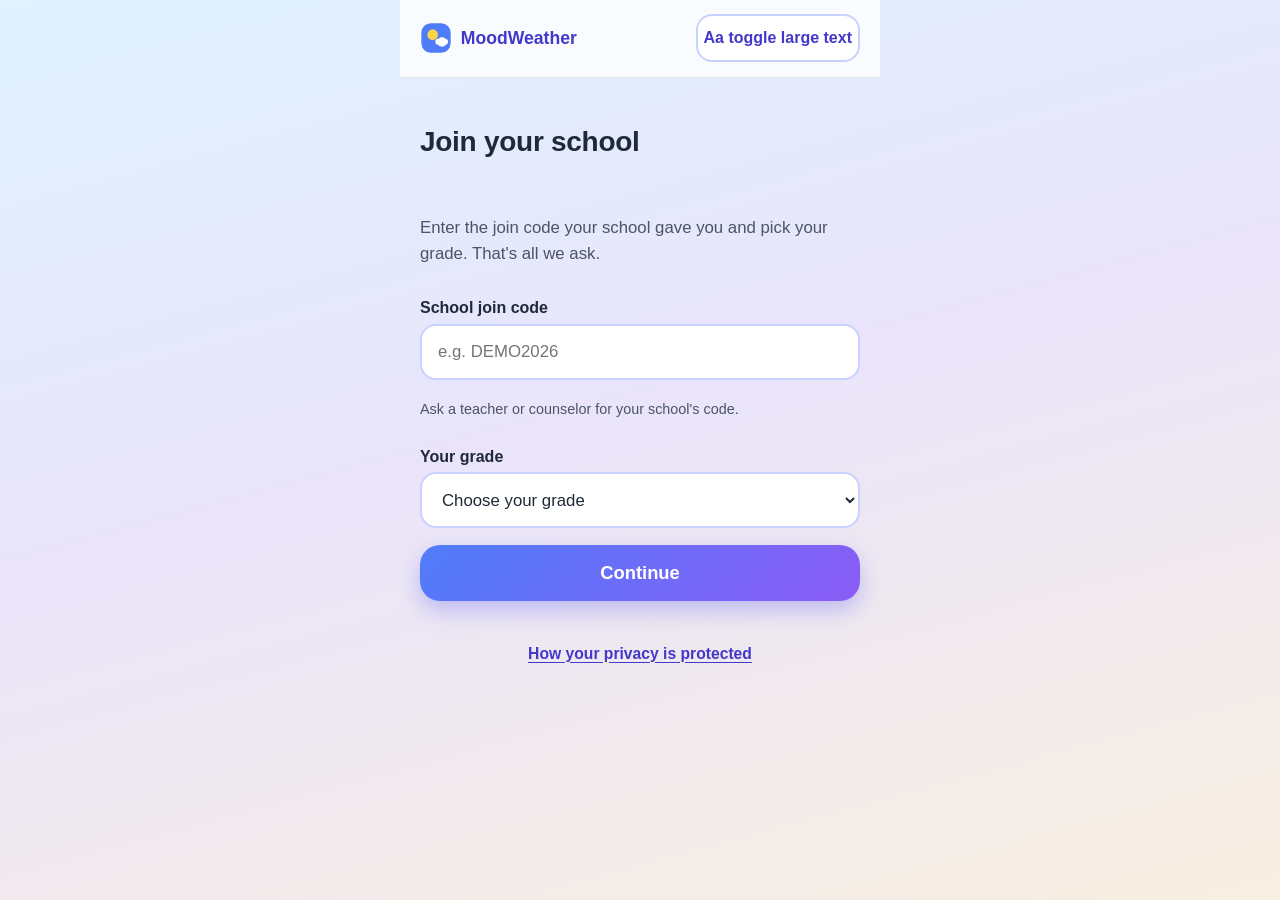
<file: index.html>
<!DOCTYPE html>
<html lang="en">
<head>
<meta charset="UTF-8" />
<meta name="viewport" content="width=device-width, initial-scale=1, viewport-fit=cover" />
<title>MoodWeather — How's your sky today?</title>
<meta name="description" content="MoodWeather: an anonymous daily mood check-in for students. No name, no account." />
<meta name="theme-color" content="#e9e4fb" />
<link rel="icon" href="data:image/svg+xml,%3Csvg xmlns='http://www.w3.org/2000/svg' viewBox='0 0 100 100'%3E%3Ccircle cx='50' cy='50' r='32' fill='%23FBBF24'/%3E%3C/svg%3E" />
<link rel="stylesheet" href="css/style.css" />
</head>
<body>
<div class="app">

  <header class="topbar">
    <a class="brand" href="#welcome" id="brandLink">
      <svg class="brand-mark" viewBox="0 0 48 48" aria-hidden="true" focusable="false">
        <rect x="2" y="2" width="44" height="44" rx="14" fill="#4F7DF9"/>
        <circle cx="19" cy="19" r="8" fill="#FCD34D"/>
        <circle cx="33" cy="30" r="7" fill="#ffffff"/>
        <rect x="23" y="25" width="19" height="9" rx="4.5" fill="#ffffff"/>
      </svg>
      <span>MoodWeather</span>
    </a>
    <button type="button" class="text-toggle" id="textToggle" aria-pressed="false">
      Aa<span class="visually-hidden"> toggle large text</span>
    </button>
  </header>

  <main id="main">

    <!-- 0. Join -->
    <section class="screen" id="screen-join" aria-labelledby="join-title">
      <div class="stack">
        <h1 class="screen-title" id="join-title" tabindex="-1">Join your school</h1>
        <p class="screen-sub">Enter the join code your school gave you and pick your grade. That's all we ask.</p>

        <form id="joinForm" novalidate>
          <div class="stack">
            <div class="field">
              <label for="joinCode">School join code</label>
              <input id="joinCode" name="joinCode" type="text" inputmode="text"
                     autocomplete="off" autocapitalize="characters" spellcheck="false"
                     placeholder="e.g. DEMO2026" required />
              <p class="field-hint">Ask a teacher or counselor for your school's code.</p>
            </div>

            <div class="field">
              <label for="gradeSelect">Your grade</label>
              <select id="gradeSelect" name="grade" required>
                <option value="" selected disabled>Choose your grade</option>
                <option value="7">Grade 7</option>
                <option value="8">Grade 8</option>
                <option value="9">Grade 9</option>
                <option value="10">Grade 10</option>
                <option value="11">Grade 11</option>
                <option value="12">Grade 12</option>
              </select>
            </div>

            <p class="form-error" id="joinError" hidden></p>

            <button type="submit" class="btn btn-primary" id="joinSubmit">Continue</button>
          </div>
        </form>

        <p class="center">
          <button type="button" class="link-quiet" id="joinPrivacyLink">How your privacy is protected</button>
        </p>
      </div>
    </section>

    <!-- 1. Welcome -->
    <section class="screen" id="screen-welcome" aria-labelledby="welcome-title">
      <svg class="hero" viewBox="0 0 360 170" aria-hidden="true" focusable="false">
        <circle cx="300" cy="38" r="36" fill="#FDE68A" opacity="0.45"/>
        <circle cx="300" cy="38" r="26" fill="#FBBF24"/>
        <circle cx="300" cy="38" r="16" fill="#FDE68A"/>
        <g class="hero-cloud" fill="#ffffff">
          <circle cx="70" cy="52" r="16"/>
          <circle cx="92" cy="46" r="21"/>
          <circle cx="114" cy="54" r="15"/>
          <rect x="58" y="52" width="66" height="19" rx="9.5"/>
        </g>
        <g class="hero-cloud hero-cloud-2" fill="#ffffff" opacity="0.8">
          <circle cx="192" cy="92" r="11"/>
          <circle cx="208" cy="87" r="14"/>
          <circle cx="224" cy="93" r="10"/>
          <rect x="184" y="90" width="44" height="13" rx="6.5"/>
        </g>
        <g stroke="#94A3B8" stroke-width="2.5" fill="none" stroke-linecap="round">
          <path d="M150 42 q5 -6 10 0 q5 -6 10 0"/>
          <path d="M178 58 q4 -5 8 0 q4 -5 8 0"/>
        </g>
        <path d="M0 170 Q80 118 170 150 T360 132 V170 Z" fill="#DDD6FE"/>
        <path d="M0 170 Q110 138 220 158 T360 148 V170 Z" fill="#C7D2FE" opacity="0.7"/>
      </svg>

      <div class="stack">
        <h1 class="screen-title" id="welcome-title" tabindex="-1">How's your sky today?</h1>
        <p class="screen-sub">One quick, private check-in to help your school see how students are really doing.</p>
        <p class="note">
          <svg viewBox="0 0 24 24" fill="none" stroke="currentColor" stroke-width="2" stroke-linecap="round" aria-hidden="true" focusable="false">
            <rect x="5" y="10" width="14" height="10" rx="3"/>
            <path d="M8 10V7a4 4 0 0 1 8 0v3"/>
          </svg>
          Anonymous. No name. No account.
        </p>
        <p class="daily-note" id="dailyNote" hidden>You've checked in today. See you tomorrow!</p>
        <button type="button" class="btn btn-primary push-bottom" id="startBtn">Start</button>
        <p class="center">
          <button type="button" class="link-quiet" id="privacyLink">How your privacy is protected</button>
        </p>
      </div>
    </section>

    <!-- 2. Mood check-in -->
    <section class="screen" id="screen-mood" aria-labelledby="mood-title">
      <div class="stack">
        <h1 class="screen-title" id="mood-title" tabindex="-1">Pick your weather</h1>
        <p class="screen-sub">How does your sky feel right now? One tap is all it takes.</p>

        <div class="mood-grid" role="radiogroup" aria-label="How does your sky feel right now?">

          <button type="button" class="mood-card mood-sunny" role="radio" aria-checked="false" data-mood="sunny">
            <span class="mood-icon">
              <svg viewBox="0 0 96 96" aria-hidden="true" focusable="false">
                <g stroke="#F59E0B" stroke-width="6" stroke-linecap="round">
                  <line x1="48" y1="6" x2="48" y2="18"/>
                  <line x1="48" y1="78" x2="48" y2="90"/>
                  <line x1="6" y1="48" x2="18" y2="48"/>
                  <line x1="78" y1="48" x2="90" y2="48"/>
                  <line x1="18" y1="18" x2="27" y2="27"/>
                  <line x1="69" y1="69" x2="78" y2="78"/>
                  <line x1="78" y1="18" x2="69" y2="27"/>
                  <line x1="27" y1="69" x2="18" y2="78"/>
                </g>
                <circle cx="48" cy="48" r="20" fill="#FBBF24"/>
                <circle cx="48" cy="48" r="12" fill="#FDE68A"/>
              </svg>
            </span>
            <span class="mood-name">Sunny</span>
            <span class="mood-hint">(calm)</span>
            <span class="mood-check" aria-hidden="true">&#10003;</span>
          </button>

          <button type="button" class="mood-card mood-partly" role="radio" aria-checked="false" data-mood="partly">
            <span class="mood-icon">
              <svg viewBox="0 0 96 96" aria-hidden="true" focusable="false">
                <g stroke="#F59E0B" stroke-width="5" stroke-linecap="round">
                  <line x1="20" y1="6" x2="20" y2="15"/>
                  <line x1="8" y1="18" x2="15" y2="25"/>
                  <line x1="32" y1="18" x2="25" y2="25"/>
                  <line x1="6" y1="34" x2="15" y2="34"/>
                </g>
                <circle cx="20" cy="34" r="13" fill="#FBBF24"/>
                <g fill="#93C5FD">
                  <circle cx="52" cy="52" r="14"/>
                  <circle cx="70" cy="46" r="18"/>
                  <circle cx="84" cy="55" r="12"/>
                  <rect x="42" y="54" width="48" height="16" rx="8"/>
                </g>
              </svg>
            </span>
            <span class="mood-name">Partly cloudy</span>
            <span class="mood-hint">(okay)</span>
            <span class="mood-check" aria-hidden="true">&#10003;</span>
          </button>

          <button type="button" class="mood-card mood-cloudy" role="radio" aria-checked="false" data-mood="cloudy">
            <span class="mood-icon">
              <svg viewBox="0 0 96 96" aria-hidden="true" focusable="false">
                <g fill="#8698AD">
                  <circle cx="34" cy="46" r="14"/>
                  <circle cx="52" cy="40" r="19"/>
                  <circle cx="70" cy="48" r="14"/>
                  <rect x="22" y="48" width="58" height="19" rx="9.5"/>
                </g>
              </svg>
            </span>
            <span class="mood-name">Cloudy</span>
            <span class="mood-hint">(stressed)</span>
            <span class="mood-check" aria-hidden="true">&#10003;</span>
          </button>

          <button type="button" class="mood-card mood-stormy" role="radio" aria-checked="false" data-mood="stormy">
            <span class="mood-icon">
              <svg viewBox="0 0 96 96" aria-hidden="true" focusable="false">
                <g fill="#64748B">
                  <circle cx="34" cy="40" r="14"/>
                  <circle cx="52" cy="34" r="19"/>
                  <circle cx="70" cy="42" r="14"/>
                  <rect x="22" y="42" width="58" height="19" rx="9.5"/>
                </g>
                <path d="M46 58 L34 80 h10 l-4 14 18-22 h-10 l6 -14 Z" fill="#F59E0B"/>
              </svg>
            </span>
            <span class="mood-name">Stormy</span>
            <span class="mood-hint">(overwhelmed)</span>
            <span class="mood-check" aria-hidden="true">&#10003;</span>
          </button>

        </div>
      </div>
    </section>

    <!-- 3. Optional tags -->
    <section class="screen" id="screen-tags" aria-labelledby="tags-title">
      <div class="stack">
        <h1 class="screen-title" id="tags-title" tabindex="-1">What's behind it?</h1>
        <p class="screen-sub">Optional. Pick anything that fits &mdash; or skip it entirely.</p>

        <div class="chips" role="group" aria-label="Optional tags">
          <button type="button" class="chip" aria-pressed="false" data-tag="exams">Exams</button>
          <button type="button" class="chip" aria-pressed="false" data-tag="friends">Friends</button>
          <button type="button" class="chip" aria-pressed="false" data-tag="home">Home</button>
          <button type="button" class="chip" aria-pressed="false" data-tag="sleep">Sleep</button>
          <button type="button" class="chip" aria-pressed="false" data-tag="workload">Workload</button>
          <button type="button" class="chip" aria-pressed="false" data-tag="other">Something else</button>
        </div>

        <button type="button" class="btn btn-primary push-bottom" id="continueBtn" disabled>Continue</button>
        <button type="button" class="btn btn-secondary" id="skipBtn">Skip</button>
      </div>
    </section>

    <!-- 4. Thank-you -->
    <section class="screen" id="screen-thanks" aria-labelledby="thanks-title">
      <div class="stack stack-center">
        <div class="thanks-icon" id="thanksIcon" aria-hidden="true"></div>
        <h1 class="screen-title" id="thanks-title" tabindex="-1">Thanks for checking in</h1>
        <p class="thanks-mood" id="thanksMood"></p>

        <div class="message-card">
          <p id="thanksMessage"></p>
          <p class="thanks-tags" id="thanksTags" hidden></p>
        </div>

        <div class="support-card" id="supportCard" hidden>
          <h2>Want to talk to someone?</h2>
          <p class="support-sub">Reaching out is a sign of strength. Any of these can help:</p>
          <ul class="support-list">
            <li>
              <a class="support-link" href="mailto:counselor@yourschool.example">
                <span class="support-ico">
                  <svg viewBox="0 0 48 48" fill="none" stroke="#4F46E5" stroke-width="3" stroke-linecap="round" stroke-linejoin="round" aria-hidden="true" focusable="false">
                    <rect x="6" y="8" width="36" height="26" rx="9"/>
                    <path d="M18 34l-4 9 10-9"/>
                  </svg>
                </span>
                <span>
                  <strong>School counselor</strong>
                  <small>Visit the counseling office or send an email. <span class="ph-badge">placeholder</span></small>
                </span>
              </a>
            </li>
            <li>
              <a class="support-link" href="#trusted-adult">
                <span class="support-ico">
                  <svg viewBox="0 0 48 48" fill="none" stroke="#4F46E5" stroke-width="3" stroke-linecap="round" stroke-linejoin="round" aria-hidden="true" focusable="false">
                    <path d="M24 41s-15-9-15-20a8.5 8.5 0 0 1 15-5 8.5 8.5 0 0 1 15 5c0 11-15 20-15 20z"/>
                  </svg>
                </span>
                <span>
                  <strong>A trusted adult</strong>
                  <small>Someone at home, school, or in your community you feel safe with. <span class="ph-badge">placeholder</span></small>
                </span>
              </a>
            </li>
            <li>
              <a class="support-link" href="#helpline">
                <span class="support-ico">
                  <svg viewBox="0 0 48 48" fill="none" stroke="#4F46E5" stroke-width="3" stroke-linecap="round" stroke-linejoin="round" aria-hidden="true" focusable="false">
                    <rect x="13" y="5" width="22" height="38" rx="6"/>
                    <line x1="20" y1="37" x2="28" y2="37"/>
                  </svg>
                </span>
                <span>
                  <strong>Local helpline</strong>
                  <small>Free and confidential &mdash; add your local helpline number here. <span class="ph-badge">placeholder</span></small>
                </span>
              </a>
            </li>
          </ul>
          <p class="support-note">MoodWeather never gives medical advice. In an emergency, contact your local emergency number.</p>
        </div>

        <button type="button" class="btn btn-primary" id="doneBtn">Done</button>
        <p class="center">
          <button type="button" class="link-quiet" id="privacyLink2">How your privacy is protected</button>
        </p>
      </div>
    </section>

    <!-- 5. Privacy -->
    <section class="screen" id="screen-privacy" aria-labelledby="privacy-title">
      <div class="stack">
        <h1 class="screen-title" id="privacy-title" tabindex="-1">Your privacy, in plain words</h1>

        <ul class="privacy-list">
          <li class="privacy-item">
            <svg viewBox="0 0 48 48" fill="none" stroke="#4F7DF9" stroke-width="3" stroke-linecap="round" stroke-linejoin="round" aria-hidden="true" focusable="false">
              <circle cx="24" cy="17" r="8"/>
              <path d="M8 41c2.5-9 8.5-13 16-13s13.5 4 16 13"/>
            </svg>
            <div>
              <strong>No names</strong>
              <p>We never ask who you are. There's nothing to type and nothing that links back to you.</p>
            </div>
          </li>
          <li class="privacy-item">
            <svg viewBox="0 0 48 48" fill="none" stroke="#4F7DF9" stroke-width="3" stroke-linecap="round" stroke-linejoin="round" aria-hidden="true" focusable="false">
              <circle cx="24" cy="24" r="16"/>
              <line x1="13" y1="35" x2="35" y2="13"/>
            </svg>
            <div>
              <strong>No accounts</strong>
              <p>No sign-up, no login, no profile. You can't be tracked between check-ins.</p>
            </div>
          </li>
          <li class="privacy-item">
            <svg viewBox="0 0 48 48" fill="none" stroke="#4F7DF9" stroke-width="3" stroke-linecap="round" stroke-linejoin="round" aria-hidden="true" focusable="false">
              <rect x="9" y="26" width="8" height="14" rx="2"/>
              <rect x="20" y="18" width="8" height="22" rx="2"/>
              <rect x="31" y="10" width="8" height="30" rx="2"/>
            </svg>
            <div>
              <strong>Group patterns only</strong>
              <p>Your check-in is combined with everyone else's, so the school sees trends &mdash; like &ldquo;Cloudy was common this week&rdquo; &mdash; never individual people.</p>
            </div>
          </li>
          <li class="privacy-item">
            <svg viewBox="0 0 48 48" fill="none" stroke="#4F7DF9" stroke-width="3" stroke-linecap="round" stroke-linejoin="round" aria-hidden="true" focusable="false">
              <rect x="11" y="21" width="26" height="19" rx="5"/>
              <path d="M16 21v-5a8 8 0 0 1 16 0v5"/>
              <circle cx="24" cy="30" r="2.5" fill="#4F7DF9"/>
            </svg>
            <div>
              <strong>Small groups stay hidden</strong>
              <p>If fewer than 5 students share a group, its results are hidden so no one can be picked out.</p>
            </div>
          </li>
          <li class="privacy-item">
            <svg viewBox="0 0 48 48" fill="none" stroke="#4F7DF9" stroke-width="3" stroke-linecap="round" stroke-linejoin="round" aria-hidden="true" focusable="false">
              <path d="M24 41s-15-9-15-20a8.5 8.5 0 0 1 15-5 8.5 8.5 0 0 1 15 5c0 11-15 20-15 20z"/>
            </svg>
            <div>
              <strong>No diagnoses</strong>
              <p>MoodWeather never labels anyone and never gives medical advice.</p>
            </div>
          </li>
        </ul>

        <p class="privacy-note">Your once-a-day limit is remembered only on this device, in your browser.</p>
        <button type="button" class="btn btn-secondary" id="privacyBack">Back</button>
      </div>
    </section>

    <!-- 6. How it works -->
    <section class="screen" id="screen-how" aria-labelledby="how-title">
      <div class="stack">
        <h1 class="screen-title" id="how-title" tabindex="-1">How it works</h1>
        <p class="screen-sub">Four steps, and your mood never travels with your name.</p>

        <div class="how-diagram">
          <div class="how-step">
            <svg viewBox="0 0 48 48" fill="none" stroke="#4F7DF9" stroke-width="3" stroke-linecap="round" stroke-linejoin="round" aria-hidden="true" focusable="false">
              <rect x="6" y="6" width="36" height="36" rx="10"/>
              <circle cx="24" cy="24" r="8" fill="#FBBF24" stroke="#F59E0B"/>
            </svg>
            <div>
              <strong>1. You tap a mood</strong>
              <p>One weather icon on your phone. No name, no account, no email.</p>
            </div>
          </div>

          <svg class="how-arrow" viewBox="0 0 24 24" fill="none" stroke="currentColor" stroke-width="3" stroke-linecap="round" stroke-linejoin="round" aria-hidden="true" focusable="false">
            <polyline points="6,4 12,10 6,16"/><line x1="12" y1="10" x2="20" y2="10"/>
          </svg>

          <div class="how-step">
            <svg viewBox="0 0 48 48" fill="none" stroke="#4F7DF9" stroke-width="3" stroke-linecap="round" stroke-linejoin="round" aria-hidden="true" focusable="false">
              <polyline points="9,25 20,36 39,14"/>
            </svg>
            <div>
              <strong>2. A counter goes up by one</strong>
              <p>Your tap adds exactly 1 to a group total. Nothing else is stored about you.</p>
            </div>
          </div>

          <svg class="how-arrow" viewBox="0 0 24 24" fill="none" stroke="currentColor" stroke-width="3" stroke-linecap="round" stroke-linejoin="round" aria-hidden="true" focusable="false">
            <polyline points="6,4 12,10 6,16"/><line x1="12" y1="10" x2="20" y2="10"/>
          </svg>

          <div class="how-step">
            <svg viewBox="0 0 48 48" fill="none" stroke="#4F7DF9" stroke-width="3" stroke-linecap="round" stroke-linejoin="round" aria-hidden="true" focusable="false">
              <rect x="11" y="21" width="26" height="19" rx="5"/>
              <path d="M16 21v-5a8 8 0 0 1 16 0v5"/>
              <circle cx="24" cy="30" r="2.5" fill="#4F7DF9"/>
            </svg>
            <div>
              <strong>3. Summaries are protected</strong>
              <p>Only group totals are saved. Groups under 5 students are hidden automatically.</p>
            </div>
          </div>

          <svg class="how-arrow" viewBox="0 0 24 24" fill="none" stroke="currentColor" stroke-width="3" stroke-linecap="round" stroke-linejoin="round" aria-hidden="true" focusable="false">
            <polyline points="6,4 12,10 6,16"/><line x1="12" y1="10" x2="20" y2="10"/>
          </svg>

          <div class="how-step">
            <svg viewBox="0 0 48 48" fill="none" stroke="#4F7DF9" stroke-width="3" stroke-linecap="round" stroke-linejoin="round" aria-hidden="true" focusable="false">
              <rect x="9" y="26" width="8" height="14" rx="2"/>
              <rect x="20" y="18" width="8" height="22" rx="2"/>
              <rect x="31" y="10" width="8" height="30" rx="2"/>
            </svg>
            <div>
              <strong>4. Staff see the weather map</strong>
              <p>Teachers and counselors see patterns for the whole grade &mdash; never you.</p>
            </div>
          </div>
        </div>

        <button type="button" class="btn btn-secondary" id="howBack">Back</button>
      </div>
    </section>

    <!-- 7. Once-a-day limit -->
    <section class="screen" id="screen-limit" aria-labelledby="limit-title">
      <div class="stack stack-center">
        <div class="limit-icon" aria-hidden="true">
          <svg viewBox="0 0 48 48" fill="none" stroke="#4F7DF9" stroke-width="3" stroke-linecap="round" stroke-linejoin="round" focusable="false">
            <rect x="7" y="10" width="34" height="32" rx="6"/>
            <line x1="7" y1="20" x2="41" y2="20"/>
            <line x1="16" y1="5" x2="16" y2="12"/>
            <line x1="32" y1="5" x2="32" y2="12"/>
            <circle cx="24" cy="31" r="6" fill="#FBBF24" stroke="#F59E0B"/>
          </svg>
        </div>
        <h1 class="screen-title" id="limit-title" tabindex="-1">See you tomorrow</h1>
        <p class="screen-sub">You've checked in today. See you tomorrow!</p>
        <p class="screen-sub">Until then, be kind to yourself.</p>
        <button type="button" class="btn btn-primary" id="homeBtn">Back to home</button>
        <p class="center">
          <button type="button" class="link-quiet" id="privacyLink3">How your privacy is protected</button>
        </p>
      </div>
    </section>

  </main>
</div>

<noscript>
  <p class="noscript-note">MoodWeather needs JavaScript enabled to run.</p>
</noscript>

<div class="boot-error" id="bootError" hidden>
  <p><strong>MoodWeather needs a web server.</strong></p>
  <p>ES modules cannot load from <code>file://</code>. Serve this folder over HTTP &mdash; for example <code>python -m http.server</code> or <code>npx serve</code> &mdash; or use VS Code's Live Server extension, then open the page.</p>
</div>

<script>
  window.addEventListener('load', function () {
    setTimeout(function () {
      if (!window.__moodweatherBooted) {
        var el = document.getElementById('bootError');
        if (el) el.hidden = false;
      }
    }, 2000);
  });
</script>

<script type="module" src="js/student.js"></script>
</body>
</html>
</file>
<file: css/style.css>
/* MoodWeather — shared styles (student + staff) */

:root {
  --ink: #1f2937;
  --ink-soft: #4b5563;
  --accent: #4338ca;
  --accent-strong: #3730a3;
  --card: #ffffff;
  --line: #e5e7eb;
  font-size: 16px;
}

html.large-text {
  font-size: 20px;
}

*, *::before, *::after {
  box-sizing: border-box;
}

html, body {
  height: 100%;
}

body {
  margin: 0;
  font-family: -apple-system, BlinkMacSystemFont, "Segoe UI", Roboto, "Helvetica Neue", Arial, sans-serif;
  color: var(--ink);
  background: linear-gradient(165deg, #dff2fe 0%, #e9e4fb 45%, #fdf3d7 120%);
  background-attachment: fixed;
  -webkit-font-smoothing: antialiased;
  -webkit-tap-highlight-color: transparent;
  scrollbar-width: none;
  -ms-overflow-style: none;
}

body::-webkit-scrollbar {
  display: none;
}

.sr-only {
  position: absolute;
  width: 1px;
  height: 1px;
  margin: -1px;
  padding: 0;
  overflow: hidden;
  clip: rect(0 0 0 0);
  white-space: nowrap;
  border: 0;
}

button {
  font-family: inherit;
  touch-action: manipulation;
}

:focus-visible {
  outline: 3px solid var(--accent-strong);
  outline-offset: 3px;
}

a {
  color: var(--accent);
}

/* ---------- Demo banner ---------- */

.demo-banner {
  position: sticky;
  top: 0;
  z-index: 100;
  background: #fef3c7;
  color: #92400e;
  text-align: center;
  font-size: 0.85rem;
  font-weight: 700;
  padding: 0.45rem 1rem;
  border-bottom: 1px solid #fde68a;
}

/* ---------- Shared layout ---------- */

.app {
  width: 100%;
  max-width: 30rem;
  min-height: 100vh;
  min-height: 100dvh;
  margin: 0 auto;
  display: flex;
  flex-direction: column;
}

.topbar {
  position: sticky;
  top: 0;
  z-index: 10;
  display: flex;
  align-items: center;
  justify-content: space-between;
  gap: 0.5rem;
  padding: 0.9rem 1.25rem;
  background: rgba(255, 255, 255, 0.78);
  backdrop-filter: blur(10px);
  -webkit-backdrop-filter: blur(10px);
  border-bottom: 1px solid rgba(148, 163, 184, 0.25);
}

.brand {
  display: inline-flex;
  align-items: center;
  gap: 0.55rem;
  font-weight: 800;
  font-size: 1.1rem;
  color: var(--accent);
  text-decoration: none;
  min-height: 2.75rem;
}

.brand-mark {
  width: 2rem;
  height: 2rem;
  display: block;
}

.text-toggle {
  min-width: 3rem;
  min-height: 3rem;
  border-radius: 1rem;
  border: 2px solid #c7d2fe;
  background: #ffffff;
  color: var(--accent);
  font-weight: 700;
  font-size: 1rem;
  cursor: pointer;
}

.text-toggle[aria-pressed="true"] {
  background: #e0e7ff;
  border-color: var(--accent);
}

main {
  flex: 1;
  overflow-y: auto;
  scrollbar-width: none;
  -ms-overflow-style: none;
}

main::-webkit-scrollbar {
  display: none;
}

.screen {
  display: none;
  flex-direction: column;
  padding: 1.5rem 1.25rem 3rem;
}

.screen.active {
  display: flex;
  animation: screen-in 0.35s ease both;
}

@keyframes screen-in {
  from { opacity: 0; transform: translateY(0.75rem); }
}

.stack {
  display: flex;
  flex-direction: column;
  gap: 1.05rem;
}

.stack-center {
  align-items: center;
  text-align: center;
}

.stack-center > .btn {
  width: 100%;
  max-width: 24rem;
}

.push-bottom {
  margin-top: auto;
}

.center {
  text-align: center;
}

/* ---------- Typography ---------- */

.screen-title {
  font-size: 1.75rem;
  line-height: 1.2;
  font-weight: 800;
  letter-spacing: -0.01em;
}

.screen-title:focus {
  outline: none;
}

.screen-sub {
  color: var(--ink-soft);
  font-size: 1.05rem;
  line-height: 1.5;
}

/* ---------- Buttons ---------- */

.btn {
  display: inline-flex;
  align-items: center;
  justify-content: center;
  gap: 0.5rem;
  width: 100%;
  min-height: 3.5rem;
  padding: 0.9rem 1.5rem;
  border-radius: 1.25rem;
  border: none;
  cursor: pointer;
  font-weight: 700;
  font-size: 1.15rem;
  transition: transform 0.15s ease, box-shadow 0.15s ease, opacity 0.15s ease;
}

.btn-primary {
  color: #ffffff;
  background: linear-gradient(135deg, #4f7df9, #8b5cf6);
  box-shadow: 0 0.6rem 1.4rem rgba(99, 102, 241, 0.35);
}

.btn-primary:hover {
  transform: translateY(-1px);
}

.btn-primary:active {
  transform: translateY(1px);
}

.btn-secondary {
  background: #ffffff;
  color: #3f3fbf;
  border: 2px solid #818cf8;
}

.btn:disabled {
  opacity: 0.45;
  cursor: not-allowed;
  box-shadow: none;
  transform: none;
}

.link-quiet {
  background: none;
  border: none;
  padding: 0.35rem 0.25rem;
  color: var(--accent);
  font-weight: 600;
  font-size: 0.98rem;
  text-decoration: underline;
  text-underline-offset: 3px;
  cursor: pointer;
  min-height: 2.5rem;
}

/* ---------- Forms ---------- */

.field {
  display: flex;
  flex-direction: column;
  gap: 0.4rem;
}

.field label {
  font-weight: 700;
  font-size: 1rem;
}

.field input,
.field select {
  min-height: 3.5rem;
  padding: 0.8rem 1rem;
  border-radius: 1rem;
  border: 2px solid #c7d2fe;
  background: #ffffff;
  color: var(--ink);
  font: inherit;
  font-size: 1.05rem;
}

.field input:focus,
.field select:focus {
  border-color: var(--accent);
  outline: none;
}

.field-hint {
  color: var(--ink-soft);
  font-size: 0.9rem;
}

/* ---------- Error / status messages ---------- */

.form-error {
  background: #fef2f2;
  border: 1px solid #fecaca;
  color: #b91c1c;
  border-radius: 1rem;
  padding: 0.8rem 1rem;
  font-weight: 600;
  font-size: 0.95rem;
}

.status-note {
  background: #eef4ff;
  border: 1px solid #dbe4ff;
  color: #1e3a8a;
  border-radius: 1rem;
  padding: 0.8rem 1rem;
  font-weight: 600;
  font-size: 0.95rem;
}

.daily-note {
  display: flex;
  align-items: center;
  justify-content: center;
  background: #fff7ed;
  border: 1px solid #fed7aa;
  color: #9a3412;
  border-radius: 1rem;
  padding: 0.8rem 1rem;
  font-weight: 600;
  font-size: 0.98rem;
}

/* ---------- Welcome ---------- */

.hero {
  display: block;
  width: 100%;
  height: auto;
  margin: 0.25rem auto 0.75rem;
}

.hero-cloud {
  animation: drift 7s ease-in-out infinite;
}

.hero-cloud-2 {
  animation-duration: 9s;
}

@keyframes drift {
  0%, 100% { transform: translateX(0); }
  50% { transform: translateX(12px); }
}

.note {
  display: inline-flex;
  align-items: center;
  justify-content: center;
  gap: 0.5rem;
  align-self: center;
  background: rgba(255, 255, 255, 0.8);
  border: 1px solid rgba(148, 163, 184, 0.35);
  color: var(--ink-soft);
  border-radius: 999px;
  padding: 0.55rem 1rem;
  font-size: 0.95rem;
  font-weight: 600;
}

.note svg {
  width: 1.05rem;
  height: 1.05rem;
  flex: none;
}

/* ---------- Mood cards ---------- */

.mood-grid {
  display: grid;
  grid-template-columns: repeat(2, 1fr);
  gap: 0.9rem;
}

@media (max-width: 22rem) {
  .mood-grid {
    grid-template-columns: 1fr;
  }
}

.mood-card {
  position: relative;
  display: flex;
  flex-direction: column;
  align-items: center;
  justify-content: center;
  gap: 0.3rem;
  padding: 1.1rem 0.75rem 1rem;
  min-height: 10.5rem;
  border-radius: 1.5rem;
  border: 2px solid transparent;
  background: var(--tint);
  color: var(--ink);
  cursor: pointer;
  transition: transform 0.15s ease, border-color 0.15s ease, box-shadow 0.15s ease;
}

.mood-card:hover {
  transform: translateY(-2px);
}

.mood-card[aria-checked="true"] {
  border-color: var(--edge);
  box-shadow: 0 0 0 4px rgba(67, 56, 202, 0.12);
}

.mood-sunny  { --tint: #fef3c7; --edge: #f59e0b; }
.mood-partly { --tint: #e0f2fe; --edge: #0284c7; }
.mood-cloudy { --tint: #f1f5f9; --edge: #475569; }
.mood-stormy { --tint: #e0e7ff; --edge: #4338ca; }

.mood-icon {
  width: 3.75rem;
  height: 3.75rem;
  display: flex;
  align-items: center;
  justify-content: center;
}

.mood-icon svg {
  width: 100%;
  height: 100%;
}

.mood-name {
  font-weight: 700;
  font-size: 1.15rem;
}

.mood-hint {
  color: var(--ink-soft);
  font-size: 0.95rem;
}

.mood-check {
  display: none;
  position: absolute;
  top: 0.65rem;
  right: 0.65rem;
  width: 1.6rem;
  height: 1.6rem;
  border-radius: 50%;
  background: var(--edge);
  color: #ffffff;
  font-size: 0.9rem;
  font-weight: 800;
  line-height: 1.6rem;
  text-align: center;
}

.mood-card[aria-checked="true"] .mood-check {
  display: block;
}

/* ---------- Chips ---------- */

.chips {
  display: flex;
  flex-wrap: wrap;
  gap: 0.6rem;
}

.chip {
  display: inline-flex;
  align-items: center;
  gap: 0.4rem;
  min-height: 3rem;
  padding: 0.65rem 1.1rem;
  border-radius: 999px;
  border: 2px solid #c7d2fe;
  background: #ffffff;
  color: #3730a3;
  font-weight: 600;
  font-size: 1.02rem;
  cursor: pointer;
  transition: background 0.15s ease, border-color 0.15s ease;
}

.chip[aria-pressed="true"] {
  background: #e0e7ff;
  border-color: var(--accent);
}

.chip[aria-pressed="true"]::after {
  content: "\2713";
  font-weight: 800;
}

/* ---------- Thank-you ---------- */

.thanks-icon {
  width: 8rem;
  height: 8rem;
}

.thanks-icon svg {
  width: 100%;
  height: 100%;
}

.thanks-mood {
  font-weight: 700;
  color: var(--accent);
  font-size: 1.05rem;
}

.message-card {
  width: 100%;
  background: var(--card);
  border-radius: 1.5rem;
  padding: 1.25rem 1.35rem;
  box-shadow: 0 0.75rem 2rem rgba(79, 70, 229, 0.1);
  font-size: 1.1rem;
  line-height: 1.55;
}

.thanks-tags {
  margin-top: 0.75rem;
  color: var(--ink-soft);
  font-size: 0.95rem;
}

/* ---------- Support card ---------- */

.support-card {
  width: 100%;
  display: flex;
  flex-direction: column;
  gap: 0.8rem;
  background: linear-gradient(160deg, #eef2ff 0%, #fdf2f8 100%);
  border: 1px solid #ddd6fe;
  border-radius: 1.5rem;
  padding: 1.25rem;
  text-align: left;
}

.support-card h2 {
  font-size: 1.2rem;
}

.support-sub {
  color: var(--ink-soft);
  font-size: 0.98rem;
  margin-top: -0.4rem;
}

.support-list {
  list-style: none;
  display: flex;
  flex-direction: column;
  gap: 0.6rem;
}

.support-link {
  display: flex;
  align-items: center;
  gap: 0.85rem;
  background: #ffffff;
  border: 1px solid #e5e7eb;
  border-radius: 1.1rem;
  padding: 0.8rem 0.95rem;
  text-decoration: none;
  color: var(--ink);
  min-height: 3.9rem;
  transition: border-color 0.15s ease, transform 0.15s ease;
}

.support-link:hover,
.support-link:focus-visible {
  border-color: #a5b4fc;
  transform: translateY(-1px);
}

.support-ico {
  flex: none;
  width: 2.6rem;
  height: 2.6rem;
  border-radius: 0.9rem;
  background: #eef2ff;
  display: flex;
  align-items: center;
  justify-content: center;
}

.support-ico svg {
  width: 1.5rem;
  height: 1.5rem;
}

.support-link strong {
  display: block;
  font-size: 1.02rem;
}

.support-link small {
  display: block;
  color: var(--ink-soft);
  font-size: 0.82rem;
  margin-top: 0.15rem;
  line-height: 1.35;
}

.ph-badge {
  display: inline-block;
  font-size: 0.68rem;
  font-weight: 700;
  letter-spacing: 0.04em;
  text-transform: uppercase;
  color: #92400e;
  background: #fef3c7;
  border-radius: 999px;
  padding: 0.1rem 0.45rem;
  margin-left: 0.35rem;
  vertical-align: 1px;
}

.support-note {
  font-size: 0.82rem;
  color: var(--ink-soft);
}

/* ---------- Privacy ---------- */

.privacy-list {
  list-style: none;
  display: flex;
  flex-direction: column;
  gap: 0.8rem;
}

.privacy-item {
  display: flex;
  gap: 0.9rem;
  align-items: flex-start;
  background: var(--card);
  border-radius: 1.25rem;
  padding: 1rem 1.1rem;
  box-shadow: 0 0.5rem 1.5rem rgba(79, 70, 229, 0.07);
}

.privacy-item > svg {
  flex: none;
  width: 2.4rem;
  height: 2.4rem;
}

.privacy-item strong {
  display: block;
  font-size: 1.05rem;
  margin-bottom: 0.2rem;
}

.privacy-item p {
  color: var(--ink-soft);
  font-size: 0.95rem;
  line-height: 1.5;
}

.privacy-note {
  font-size: 0.85rem;
  color: var(--ink-soft);
}

/* ---------- How it works diagram ---------- */

.how-diagram {
  display: flex;
  flex-direction: column;
  gap: 0;
  align-items: center;
  padding: 1rem 0;
}

.how-step {
  display: flex;
  align-items: center;
  gap: 0.9rem;
  background: var(--card);
  border-radius: 1.25rem;
  padding: 1rem 1.1rem;
  width: 100%;
  box-shadow: 0 0.5rem 1.5rem rgba(79, 70, 229, 0.07);
}

.how-step > svg {
  flex: none;
  width: 2.4rem;
  height: 2.4rem;
}

.how-step strong {
  display: block;
  font-size: 1.02rem;
}

.how-step p {
  margin: 0.1rem 0 0;
  color: var(--ink-soft);
  font-size: 0.9rem;
}

.how-arrow {
  width: 2rem;
  height: 2rem;
  color: #a5b4fc;
  margin: 0.15rem 0;
}

/* ---------- Limit screen ---------- */

.limit-icon {
  width: 6rem;
  height: 6rem;
}

.limit-icon svg {
  width: 100%;
  height: 100%;
}

.noscript-note {
  padding: 2rem;
  text-align: center;
  font-weight: 600;
}

/* ---------- Staff dashboard ---------- */

.shell {
  display: flex;
  min-height: 100vh;
  max-width: none;
}

.sidebar {
  flex: none;
  width: 16.5rem;
  position: sticky;
  top: 0;
  height: 100vh;
  display: flex;
  flex-direction: column;
  gap: 1.5rem;
  padding: 1.5rem 1.1rem;
  background: rgba(255, 255, 255, 0.85);
  backdrop-filter: blur(10px);
  -webkit-backdrop-filter: blur(10px);
  border-right: 1px solid rgba(148, 163, 184, 0.3);
}

.brand-text {
  display: flex;
  flex-direction: column;
  line-height: 1.15;
}

.brand-text strong {
  font-size: 1.15rem;
  font-weight: 800;
  letter-spacing: -0.01em;
}

.brand-tag {
  font-size: 0.8rem;
  font-weight: 600;
  color: #6d75c9;
}

.nav {
  display: flex;
  flex-direction: column;
  gap: 0.35rem;
}

.nav-item {
  display: flex;
  align-items: center;
  gap: 0.7rem;
  width: 100%;
  min-height: 3rem;
  padding: 0.6rem 0.9rem;
  border: none;
  border-radius: 0.95rem;
  background: transparent;
  color: var(--ink-soft);
  font-size: 1rem;
  font-weight: 600;
  text-align: left;
  cursor: pointer;
  transition: background 0.15s ease, color 0.15s ease;
}

.nav-item svg {
  flex: none;
  width: 1.35rem;
  height: 1.35rem;
}

.nav-item:hover {
  background: #eef2ff;
  color: var(--accent);
}

.nav-item[aria-current="page"] {
  background: #e0e7ff;
  color: var(--accent-strong);
  box-shadow: inset 3px 0 0 var(--accent-strong);
}

.nav-badge {
  margin-left: auto;
  min-width: 1.5rem;
  height: 1.5rem;
  padding: 0 0.4rem;
  border-radius: 999px;
  background: #fee2e2;
  color: #b91c1c;
  font-size: 0.8rem;
  font-weight: 800;
  display: inline-flex;
  align-items: center;
  justify-content: center;
}

.sidebar-footer {
  margin-top: auto;
  padding: 0.9rem 0.9rem 0;
  border-top: 1px solid rgba(148, 163, 184, 0.3);
}

.school-name {
  margin: 0 0 0.35rem;
  font-weight: 700;
  font-size: 0.95rem;
}

.student-link {
  font-size: 0.88rem;
  font-weight: 600;
  text-decoration: underline;
  text-underline-offset: 3px;
}

.content {
  flex: 1;
  min-width: 0;
  display: flex;
  flex-direction: column;
}

.topbar-titles {
  flex: 1;
  min-width: 0;
}

.page-title {
  margin: 0;
  font-size: 1.6rem;
  font-weight: 800;
  letter-spacing: -0.01em;
}

.page-title:focus {
  outline: none;
}

.page-sub {
  margin: 0.2rem 0 0;
  color: var(--ink-soft);
  font-size: 0.98rem;
}

.topbar-meta {
  display: flex;
  align-items: center;
  gap: 0.55rem;
  flex-wrap: wrap;
}

.topbar-meta .chip {
  display: inline-flex;
  align-items: center;
  gap: 0.4rem;
  padding: 0.4rem 0.8rem;
  border-radius: 999px;
  background: #eef2ff;
  border: 1px solid #dbe4ff;
  color: #3f3fbf;
  font-size: 0.85rem;
  font-weight: 600;
  white-space: nowrap;
}

.topbar-meta .chip svg {
  width: 1rem;
  height: 1rem;
  flex: none;
}

.chip-demo {
  background: #fef3c7;
  border-color: #fde68a;
  color: #92400e;
}

/* Staff screens use .screen too but block layout */
#staff-main .screen {
  display: none;
  max-width: 74rem;
  margin: 0 auto;
  padding: 0;
}

#staff-main .screen.active {
  display: block;
}

.card {
  background: var(--card);
  border: 1px solid rgba(226, 232, 240, 0.9);
  border-radius: 1.25rem;
  padding: 1.35rem 1.5rem;
  box-shadow: 0 0.5rem 1.5rem rgba(79, 70, 229, 0.07);
}

.muted {
  color: var(--ink-soft);
}

.section-head {
  margin: 1.9rem 0 1rem;
}

.section-head h2 {
  margin: 0;
  font-size: 1.25rem;
  font-weight: 800;
}

.section-head p {
  margin: 0.2rem 0 0;
  color: var(--ink-soft);
  font-size: 0.95rem;
}

/* ---------- Stat cards ---------- */

.stat-grid {
  display: grid;
  grid-template-columns: repeat(auto-fit, minmax(13.5rem, 1fr));
  gap: 1rem;
}

.stat-card {
  padding: 1.1rem 1.25rem;
}

.stat-link {
  display: block;
  text-decoration: none;
  color: var(--ink);
  transition: transform 0.15s ease, border-color 0.15s ease;
}

.stat-link:hover {
  transform: translateY(-2px);
  border-color: #a5b4fc;
}

.stat-label {
  margin: 0;
  color: var(--ink-soft);
  font-size: 0.9rem;
  font-weight: 600;
}

.stat-value {
  margin: 0.25rem 0 0.35rem;
  font-size: 2rem;
  font-weight: 800;
  letter-spacing: -0.02em;
  font-variant-numeric: tabular-nums;
}

.stat-meta {
  margin: 0;
  display: flex;
  align-items: center;
  gap: 0.45rem;
  flex-wrap: wrap;
  color: var(--ink-soft);
  font-size: 0.9rem;
}

/* ---------- Trend pills ---------- */

.trend {
  display: inline-flex;
  align-items: center;
  gap: 0.3rem;
  padding: 0.22rem 0.6rem;
  border-radius: 999px;
  font-size: 0.85rem;
  font-weight: 700;
  white-space: nowrap;
}

.trend-up {
  color: #15803d;
  background: #ecfdf5;
}

.trend-down {
  color: #b91c1c;
  background: #fef2f2;
}

.trend-flat {
  color: #475569;
  background: #f1f5f9;
}

/* ---------- Mood weather map ---------- */

.map-grid {
  display: grid;
  grid-template-columns: repeat(auto-fit, minmax(17.5rem, 1fr));
  gap: 1rem;
}

.tile {
  display: flex;
  flex-direction: column;
  gap: 0.9rem;
}

.tile-head {
  display: flex;
  align-items: center;
  justify-content: space-between;
  gap: 0.6rem;
}

.tile-head h3 {
  margin: 0;
  font-size: 1.15rem;
  font-weight: 800;
}

.tile-body {
  display: flex;
  align-items: center;
  gap: 0.9rem;
}

.tile-icon {
  flex: none;
  width: 3.6rem;
  height: 3.6rem;
  display: flex;
  align-items: center;
  justify-content: center;
}

.tile-icon svg {
  width: 100%;
  height: 100%;
}

.tile-mood {
  margin: 0;
  font-size: 1.12rem;
  font-weight: 800;
}

.tile-sub {
  margin: 0.1rem 0 0;
  color: var(--ink-soft);
  font-size: 0.9rem;
}

.tile-part {
  margin-top: auto;
}

.bar {
  height: 0.6rem;
  background: #eef2fe;
  border-radius: 999px;
  overflow: hidden;
}

.bar-fill {
  display: block;
  height: 100%;
  border-radius: 999px;
  background: linear-gradient(90deg, #60a5fa, #8b5cf6);
}

.tile-part-text {
  margin: 0.45rem 0 0;
  color: var(--ink-soft);
  font-size: 0.92rem;
}

.tile-part-text strong {
  color: var(--ink);
  font-size: 1rem;
}

.tile-hidden {
  background: linear-gradient(160deg, #f8fafc, #f1f5fe);
  border-style: dashed;
}

.privacy-state {
  display: flex;
  flex-direction: column;
  align-items: center;
  text-align: center;
  gap: 0.35rem;
  padding: 0.75rem 0;
  color: #475569;
}

.privacy-icon {
  width: 2.6rem;
  height: 2.6rem;
  color: #64748b;
}

.privacy-icon svg {
  width: 100%;
  height: 100%;
}

.privacy-title {
  margin: 0.3rem 0 0;
  font-weight: 800;
  color: #334155;
}

.privacy-sub {
  margin: 0;
  font-size: 0.88rem;
  max-width: 20rem;
}

/* ---------- Grade detail ---------- */

.grade-pills {
  display: flex;
  gap: 0.6rem;
  flex-wrap: wrap;
  margin-bottom: 1.25rem;
}

.grade-pill {
  display: inline-flex;
  align-items: center;
  gap: 0.45rem;
  min-height: 2.9rem;
  padding: 0.55rem 1.15rem;
  border-radius: 999px;
  border: 2px solid #c7d2fe;
  background: #ffffff;
  color: #3730a3;
  font-size: 0.98rem;
  font-weight: 600;
  cursor: pointer;
  transition: background 0.15s ease, border-color 0.15s ease;
}

.grade-pill:hover {
  background: #eef2ff;
}

.grade-pill[aria-pressed="true"] {
  background: #e0e7ff;
  border-color: var(--accent);
}

.grade-pill .pill-lock {
  width: 1rem;
  height: 1rem;
}

#gradeBody {
  display: flex;
  flex-direction: column;
  gap: 1rem;
}

.grade-head {
  display: flex;
  align-items: flex-start;
  justify-content: space-between;
  gap: 1.5rem;
  flex-wrap: wrap;
}

.grade-head h2 {
  margin: 0;
  font-size: 1.35rem;
  font-weight: 800;
}

.grade-head .muted {
  margin: 0.15rem 0 0.9rem;
  font-size: 0.92rem;
}

.mood-stats {
  display: flex;
  gap: 0.55rem;
  flex-wrap: wrap;
}

.mood-stat {
  display: inline-flex;
  align-items: center;
  gap: 0.4rem;
  padding: 0.4rem 0.8rem;
  border-radius: 999px;
  background: #f6f7fe;
  border: 1px solid #e6e9fb;
  font-size: 0.92rem;
  font-weight: 600;
}

.mood-stat svg {
  width: 1.5rem;
  height: 1.5rem;
  flex: none;
}

.mood-stat strong {
  font-variant-numeric: tabular-nums;
}

.part-block {
  text-align: right;
  flex: none;
}

.part-value {
  margin: 0;
  font-size: 2.4rem;
  font-weight: 800;
  letter-spacing: -0.02em;
  line-height: 1;
  font-variant-numeric: tabular-nums;
}

.part-label {
  margin: 0.15rem 0 0.4rem;
  color: var(--ink-soft);
  font-size: 0.9rem;
  font-weight: 600;
}

.part-block .stat-meta {
  justify-content: flex-end;
}

/* ---------- Chart ---------- */

.chart-head {
  display: flex;
  align-items: flex-start;
  justify-content: space-between;
  gap: 1rem;
  flex-wrap: wrap;
  margin-bottom: 0.9rem;
}

.chart-head h2 {
  margin: 0;
  font-size: 1.2rem;
  font-weight: 800;
}

.legend {
  display: flex;
  gap: 1.1rem;
  flex-wrap: wrap;
}

.legend-item {
  display: inline-flex;
  align-items: center;
  gap: 0.4rem;
  font-size: 0.9rem;
  font-weight: 600;
}

.legend-item svg {
  width: 1.5rem;
  height: 1.5rem;
  flex: none;
}

.chart-wrap svg {
  width: 100%;
  height: auto;
  display: block;
}

.chart-axis {
  font-size: 12px;
  fill: #4b5563;
  font-weight: 600;
}

.chart-note {
  font-size: 11px;
  fill: #7c6cf0;
  font-weight: 700;
}

.data-table {
  margin-top: 1rem;
  border-top: 1px solid var(--line);
  padding-top: 0.75rem;
}

.data-table summary {
  cursor: pointer;
  font-weight: 600;
  font-size: 0.92rem;
  color: var(--accent);
  min-height: 2.25rem;
  display: flex;
  align-items: center;
}

.data-table table {
  width: 100%;
  border-collapse: collapse;
  margin-top: 0.75rem;
  font-size: 0.9rem;
  font-variant-numeric: tabular-nums;
}

.data-table caption {
  text-align: left;
  color: var(--ink-soft);
  font-size: 0.85rem;
  padding-bottom: 0.4rem;
}

.data-table th,
.data-table td {
  padding: 0.45rem 0.6rem;
  border-bottom: 1px solid #eef2f7;
  text-align: right;
}

.data-table th:first-child,
.data-table td:first-child {
  text-align: left;
}

.data-table thead th {
  color: var(--ink-soft);
  font-weight: 700;
  border-bottom: 2px solid var(--line);
}

/* ---------- Reasons ---------- */

.reasons-card h2 {
  margin: 0;
  font-size: 1.2rem;
  font-weight: 800;
}

.reasons-card > .muted {
  margin: 0.2rem 0 1rem;
  font-size: 0.92rem;
}

.reason-row {
  display: grid;
  grid-template-columns: 7.5rem 1fr 3rem;
  align-items: center;
  gap: 0.9rem;
  padding: 0.4rem 0;
}

.reason-label {
  font-weight: 600;
  font-size: 0.95rem;
}

.reason-bar {
  height: 0.85rem;
  background: #f1f5fe;
  border-radius: 999px;
  overflow: hidden;
}

.reason-fill {
  display: block;
  height: 100%;
  border-radius: 999px;
  background: linear-gradient(90deg, #7c6cf0, #a78bfa);
}

.reason-value {
  text-align: right;
  font-weight: 700;
  font-variant-numeric: tabular-nums;
}

.reason-note {
  display: flex;
  align-items: center;
  gap: 0.5rem;
  margin: 1rem 0 0;
  padding-top: 0.85rem;
  border-top: 1px solid var(--line);
  color: var(--ink-soft);
  font-size: 0.92rem;
}

.reason-note svg {
  width: 1.15rem;
  height: 1.15rem;
  flex: none;
  color: var(--accent);
}

/* ---------- Privacy panel ---------- */

.privacy-panel {
  display: flex;
  flex-direction: column;
  align-items: center;
  text-align: center;
  gap: 0.4rem;
  padding: 2.75rem 1.5rem;
}

.privacy-panel .privacy-icon {
  width: 3.4rem;
  height: 3.4rem;
}

.privacy-panel h2 {
  margin: 0.5rem 0 0;
  font-size: 1.25rem;
  font-weight: 800;
}

.privacy-panel p {
  margin: 0;
  max-width: 34rem;
  color: var(--ink-soft);
}

/* ---------- Alerts ---------- */

.notice {
  display: flex;
  gap: 0.85rem;
  align-items: flex-start;
  background: #eef4ff;
  border: 1px solid #dbe4ff;
  border-radius: 1.1rem;
  padding: 1rem 1.15rem;
  margin-bottom: 1.1rem;
  color: #1e3a8a;
}

.notice svg {
  flex: none;
  width: 1.4rem;
  height: 1.4rem;
  margin-top: 0.1rem;
}

.notice p {
  margin: 0;
  font-size: 0.95rem;
}

.notice-sub {
  margin-top: 0.25rem !important;
  color: #475569;
}

.alert-list {
  display: flex;
  flex-direction: column;
  gap: 1rem;
}

.alert {
  display: flex;
  gap: 1.1rem;
  align-items: flex-start;
}

.alert-icon {
  flex: none;
  width: 3rem;
  height: 3rem;
  border-radius: 1rem;
  display: flex;
  align-items: center;
  justify-content: center;
}

.alert-icon svg {
  width: 1.7rem;
  height: 1.7rem;
}

.alert-icon.sev-high {
  background: #fee2e2;
  color: #b91c1c;
}

.alert-icon.sev-medium {
  background: #fef3c7;
  color: #b45309;
}

.alert-icon.sev-watch {
  background: #e0e7ff;
  color: #4338ca;
}

.alert-main {
  flex: 1;
  min-width: 0;
}

.alert-head {
  display: flex;
  align-items: center;
  gap: 0.7rem;
  flex-wrap: wrap;
}

.alert-head h3 {
  margin: 0;
  font-size: 1.1rem;
  font-weight: 800;
}

.sev-chip {
  font-size: 0.72rem;
  font-weight: 800;
  text-transform: uppercase;
  letter-spacing: 0.05em;
  padding: 0.22rem 0.6rem;
  border-radius: 999px;
  white-space: nowrap;
}

.sev-chip.sev-high {
  color: #b91c1c;
  background: #fee2e2;
}

.sev-chip.sev-medium {
  color: #b45309;
  background: #fef3c7;
}

.sev-chip.sev-watch {
  color: #4338ca;
  background: #e0e7ff;
}

.alert-detail {
  margin: 0.45rem 0 0.9rem;
  color: var(--ink-soft);
  font-size: 0.95rem;
  line-height: 1.5;
  max-width: 46rem;
}

.suggested {
  display: flex;
  align-items: center;
  gap: 0.5rem;
  flex-wrap: wrap;
}

.suggested-label {
  font-size: 0.8rem;
  font-weight: 700;
  text-transform: uppercase;
  letter-spacing: 0.05em;
  color: var(--ink-soft);
}

.sugg-chip {
  display: inline-flex;
  align-items: center;
  gap: 0.35rem;
  padding: 0.35rem 0.8rem;
  border-radius: 999px;
  background: #f6f7fe;
  border: 1px solid #e6e9fb;
  color: #3730a3;
  font-size: 0.88rem;
  font-weight: 600;
}

.sugg-chip svg {
  width: 0.95rem;
  height: 0.95rem;
  flex: none;
}

.alert-actions {
  flex: none;
  display: flex;
  flex-direction: column;
  align-items: flex-end;
  gap: 0.5rem;
}

.btn-handle {
  min-height: 3rem;
  padding: 0.7rem 1.3rem;
  border-radius: 1rem;
  border: 2px solid #818cf8;
  background: #ffffff;
  color: #3f3fbf;
  font-size: 0.95rem;
  font-weight: 700;
  cursor: pointer;
  white-space: nowrap;
  transition: background 0.15s ease, transform 0.15s ease;
}

.btn-handle:hover {
  background: #eef2ff;
  transform: translateY(-1px);
}

.handled-badge {
  display: inline-flex;
  align-items: center;
  gap: 0.4rem;
  padding: 0.5rem 0.9rem;
  border-radius: 999px;
  background: #ecfdf5;
  border: 1px solid #bbf7d0;
  color: #15803d;
  font-size: 0.9rem;
  font-weight: 700;
  white-space: nowrap;
}

.handled-badge svg {
  width: 1rem;
  height: 1rem;
}

.undo-link {
  background: none;
  border: none;
  padding: 0.2rem;
  color: var(--accent);
  font-size: 0.85rem;
  font-weight: 600;
  text-decoration: underline;
  text-underline-offset: 3px;
  cursor: pointer;
}

.alert.handled {
  opacity: 0.62;
}

.alert.handled .alert-head h3 {
  text-decoration: line-through;
  text-decoration-color: rgba(31, 41, 55, 0.35);
}

/* ---------- Guidance ---------- */

.guidance-grid {
  display: grid;
  grid-template-columns: repeat(auto-fit, minmax(21rem, 1fr));
  gap: 1rem;
}

.guidance-card {
  display: flex;
  flex-direction: column;
  gap: 0.5rem;
}

.guidance-icon {
  width: 3rem;
  height: 3rem;
  border-radius: 1rem;
  background: #eef2ff;
  color: var(--accent);
  display: flex;
  align-items: center;
  justify-content: center;
}

.guidance-icon svg {
  width: 1.7rem;
  height: 1.7rem;
}

.guidance-card h3 {
  margin: 0.2rem 0 0;
  font-size: 1.1rem;
  font-weight: 800;
}

.guidance-card p {
  margin: 0;
  color: var(--ink-soft);
  line-height: 1.55;
}

.closing-note {
  margin-top: 1rem;
  background: linear-gradient(160deg, #eef4ff, #f5f2fd);
}

.closing-note h3 {
  margin: 0 0 0.35rem;
  font-size: 1.05rem;
  font-weight: 800;
}

.closing-note p {
  margin: 0 0 0.4rem;
}

.closing-note .muted {
  font-size: 0.9rem;
}

/* ---------- Boot error (file:// fallback) ---------- */

.boot-error {
  position: fixed;
  inset: 0;
  z-index: 1000;
  display: flex;
  flex-direction: column;
  align-items: center;
  justify-content: center;
  gap: 0.75rem;
  background: #fef2f2;
  color: #7f1d1d;
  padding: 2rem;
  text-align: center;
  font-size: 1.05rem;
  line-height: 1.6;
}

.boot-error[hidden] {
  display: none;
}

.boot-error code {
  background: #fee2e2;
  border-radius: 0.4rem;
  padding: 0.1rem 0.4rem;
  font-size: 0.95em;
}

/* ---------- Sign-in ---------- */

.signin-card {
  max-width: 24rem;
  margin: 2rem auto;
}

.signin-card h2 {
  margin: 0 0 0.25rem;
  font-size: 1.4rem;
  font-weight: 800;
}

.signin-card .screen-sub {
  margin-bottom: 1.25rem;
}

/* ---------- Responsive ---------- */

@media (max-width: 60rem) {
  .shell {
    flex-direction: column;
  }

  .sidebar {
    width: 100%;
    height: auto;
    position: static;
    flex-direction: row;
    align-items: center;
    gap: 1rem;
    padding: 0.85rem 1.1rem;
    overflow-x: auto;
    border-right: none;
    border-bottom: 1px solid rgba(148, 163, 184, 0.3);
    scrollbar-width: none;
  }

  .sidebar::-webkit-scrollbar {
    display: none;
  }

  .nav {
    flex-direction: row;
  }

  .nav-item span:not(.nav-badge) {
    display: none;
  }

  .nav-item {
    padding: 0.6rem 0.75rem;
  }

  .sidebar-footer {
    margin-top: 0;
    margin-left: auto;
    padding: 0;
    border-top: none;
    display: flex;
    align-items: center;
    gap: 0.9rem;
    white-space: nowrap;
  }

  #staff-main {
    padding: 1.25rem 1.1rem 2.5rem;
  }

  .part-block {
    text-align: left;
  }

  .part-block .stat-meta {
    justify-content: flex-start;
  }
}

/* ---------- Motion preferences ---------- */

@media (prefers-reduced-motion: reduce) {
  .screen.active {
    animation: none;
  }
  .hero-cloud,
  .hero-cloud-2 {
    animation: none;
  }
  .btn,
  .mood-card,
  .support-link,
  .stat-link,
  .nav-item,
  .btn-handle,
  .grade-pill {
    transition: none;
  }
}
</file>
